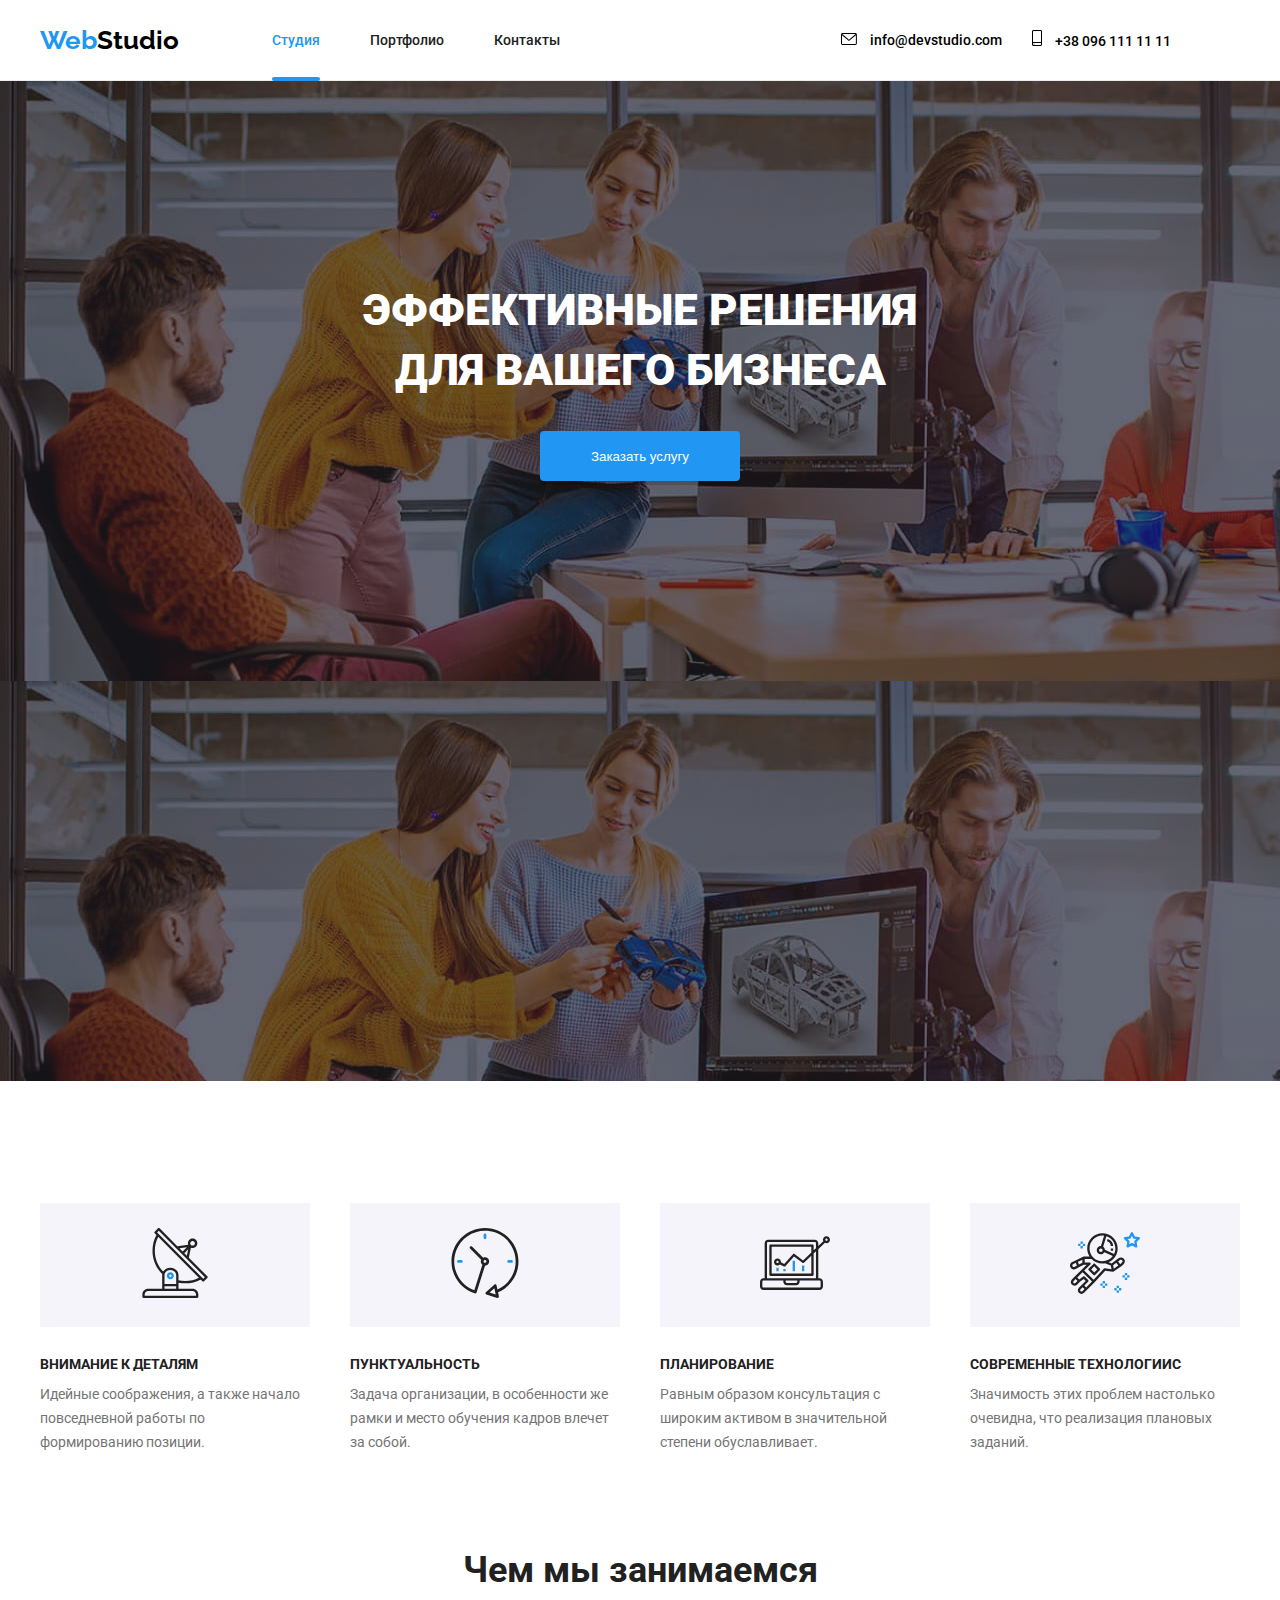
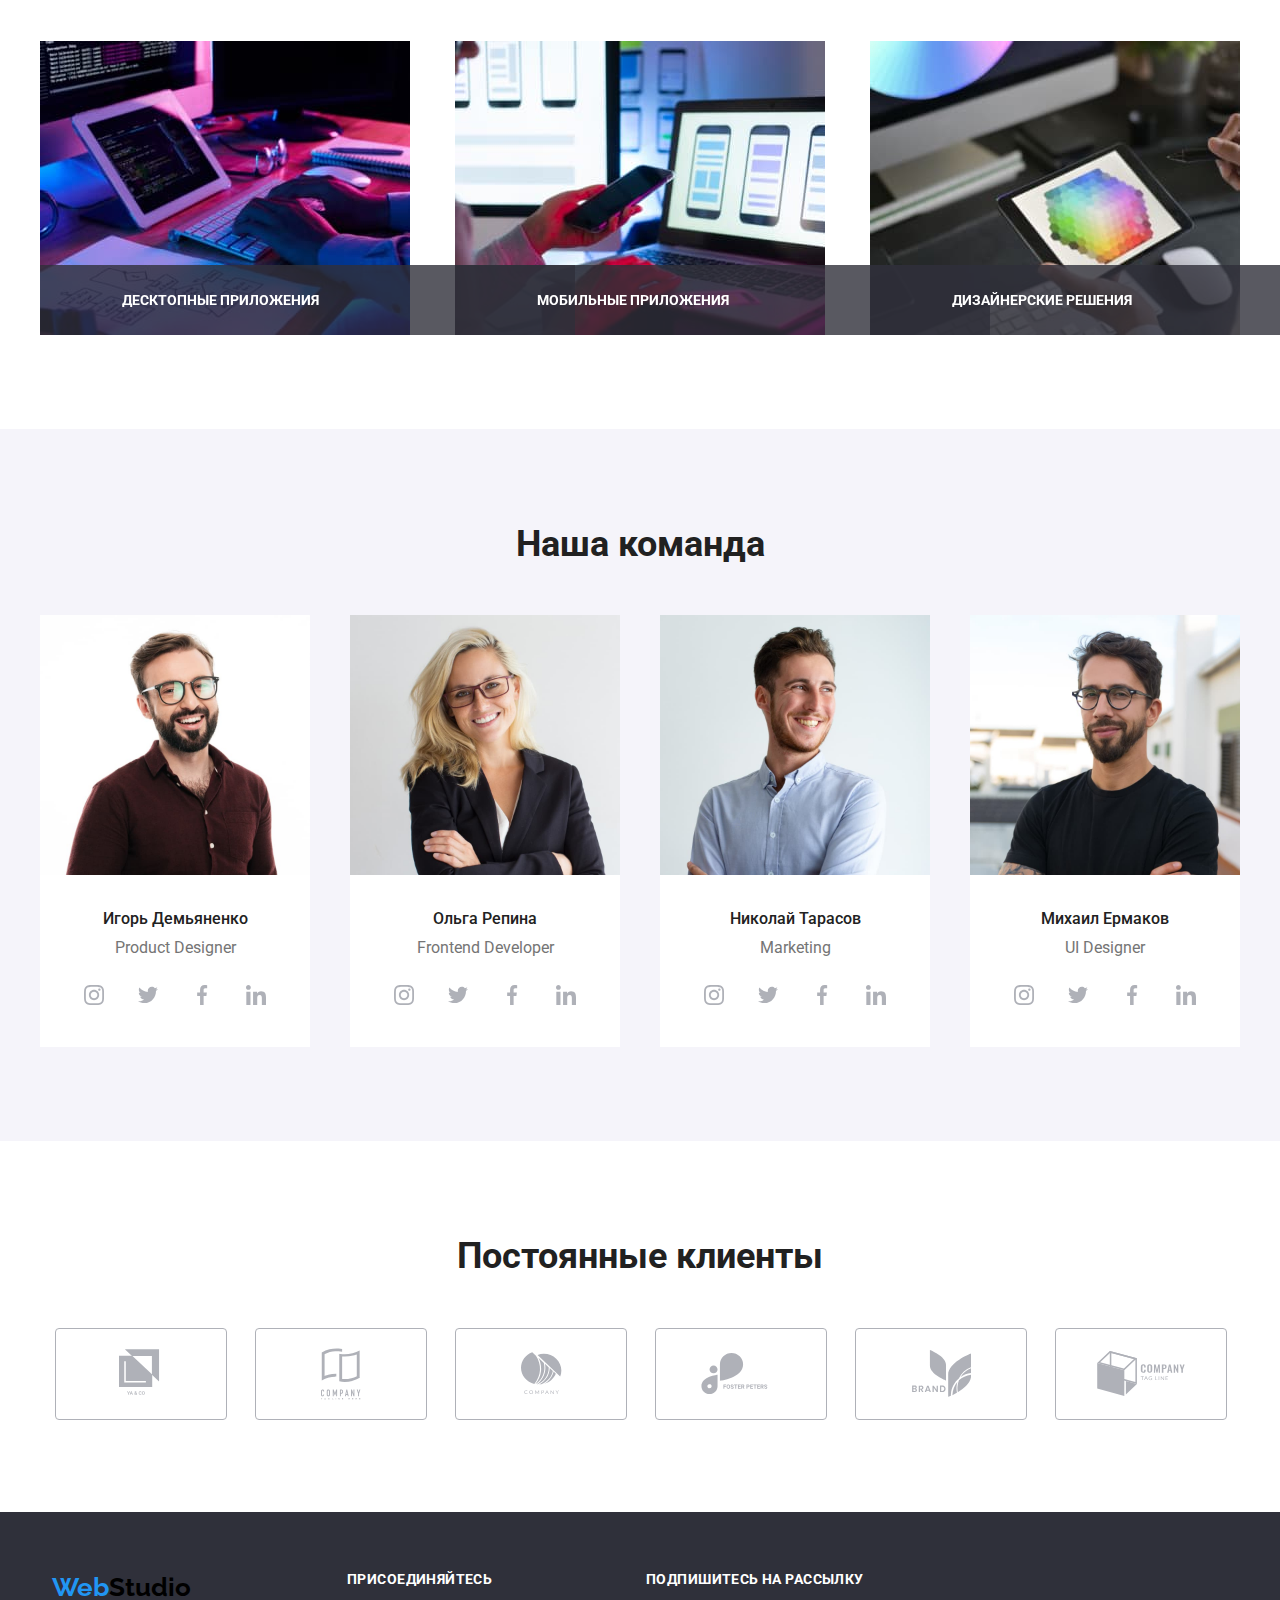
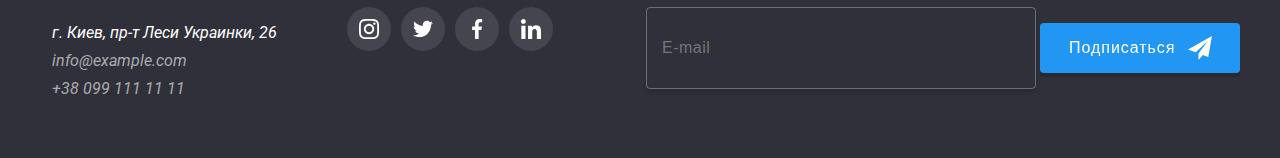
<file: index.html>
<!DOCTYPE html>
<html lang="ru">
<head>
    <meta charset="UTF-8">
    <meta name="viewport" content="width=device-width, initial-scale=1.0">
    <title>Эффективные решения для вашего бизнеса</title>
    <link rel="stylesheet" href="https://cdnjs.cloudflare.com/ajax/libs/modern-normalize/1.0.0/modern-normalize.min.css" integrity="sha512-ISS7cAi1PEhQ8jnbJpJZMd29NlhNj4AWYyLOSp2CE/CsHxTCu+r+t0D2yoJudVrd0/8fTVPUVDzY5Tvli75u/g==" crossorigin="anonymous" />
    <link rel="preconnect" href="https://fonts.gstatic.com">
    <link href="https://fonts.googleapis.com/css2?family=Raleway:wght@700&family=Roboto:wght@400;500;700;900&display=swap" rel="stylesheet">
    <link rel="stylesheet" href="./css/style.css">
</head>
<body>  
    <!-- header -->
    <header class="header">
         <div class="container">
                <nav class="nav">
                    <a class="nav-logo" href="#top">
                        <span class="text-blue">Web</span>Studio</a>
                    <ul class="nav-list">
                        <li class="nav-item">
                            <a class="element-line nav-link active" href="index.html">Студия</a>
                        </li>
                        <li class="nav-item">
                            <a class="nav-link" href="portfolio.html">Портфолио</a>
                        </li>
                        <li class="nav-item">
                            <a class="nav-link" href="#">Контакты</a>
                        </li>
                    </ul>
                    <ul class="contacts-list">
                        <li class="nav-item-grey">
                            <a class="nav-link-grey nav-mail" href="#"> 
                                <svg class="nav-icon-envelope">
                                    <use href="./images/symbol-defs.svg#envelope">
                                    </use>
                                  </svg> 
                                info@devstudio.com
                            </a>
                        </li>
                        <li class="nav-item-grey">
                            <a class="nav-link-grey nav-tel" href="tel:+380961111111">
                                <svg class="nav-icon-smartphone">
                                    <use href="./images/symbol-defs.svg#smartphone">
                                    </use>
                                  </svg> 
                                +38 096 111 11 11</a>
                        </li>
                    </ul>
                </nav>
           </div>     
    </header>
    <main id="top">
        <!-- hero -->
            <section class="hero">
              <div class="container">
                <h1 class="hero-title">Эффективные решения<br> для вашего бизнеса</h1>
                <button class="hero-btn btn" data-modal-open>Заказать услугу</button>
              </div>
              <div class="backdrop is-hidden" data-modal>
                <div class="modal">
                  <button class="close-btn" data-modal-close>
                    <svg class="close-icon">
                      <use href="./images/symbol-defs.svg#close"></use>
                    </svg>
                  </button>
                  <form class="form-modal">
                    <h3 class="hero-modal-title title">Оставьте свои данные, мы вам перезвоним</h3>
                    
                  <label for="name" class="modal-label">
                    <span class="madal-label-text">Имя</span>
                    <input type="text" class="modal-input" name="name" id="name">
                    <svg class="modal-icon">
                      <use href="./images/symbol-defs.svg#person-black"></use>
                    </svg>
              </label>
                
                <label for="tel" class="modal-label">
                  <span class="madal-label-text">Телефон</span>
                  <input type="text" class="modal-input" name="tel" id="tel">
                  <svg class="modal-icon">
                    <use href="./images/symbol-defs.svg#phone-black"></use>
                  </svg>
            </label>
      
              <label for="mail" class="modal-label">
                <span class="madal-label-text">Почта</span>
                <input type="email" class="modal-input" name="mail" id="mail">
                <svg class="modal-icon">
                  <use href="./images/symbol-defs.svg#email-black"></use>
                </svg>
          </label>

            <label for="coment" class="modal-label">
            <span class="madal-label-text">Комментарий</span>
              <textarea  tipe="text" class="modal-input-coment" id="coment" placeholder="Введите текст"></textarea>
          </label>
          
             <div class="checkbox-container">
            <label class="field">
              <input class="checkbox" type="checkbox" name="topic" value="Соглашаюсь с рассылкой и принимаю Условия договора">
              <span class="icon-checkbox"></span>
              <span class="label-text">Соглашаюсь с рассылкой и принимаю <a class="link-contract" href="#"><span class="label-text underline">Условия договора</span></a></span> 
            </label>
            <button class="send-btn" type="submit">Отправить</button>
          </div>
                </form>
                </div>
              </div>
            </section>
            <!-- about -->
        <section class="about">
            <div class="container"> 
            <h2 class="about-title">Наши преимущества</h2>
                <ul class="about-list">
                <li class="about-item">
                    <div class="about-fond-icon">
                    <svg class="about-icon">
                        <use href="./images/symbol-defs.svg#antenna-1">
                        </use>
                      </svg>
                    </div>
                    <h3 class="about-item-title title">ВНИМАНИЕ К ДЕТАЛЯМ</h3>
                    <p class="about-item-text text">Идейные соображения, а также
                        начало повседневной работы по
                        формированию позиции.
                    </p>
                </li>
                <li class="about-item">
                    <div class="about-fond-icon">
                        <svg class="about-icon">
                            <use href="./images/symbol-defs.svg#clock-1" width="70">
                            </use>
                          </svg>
                        </div>
                    <h3 class="about-item-title title">ПУНКТУАЛЬНОСТЬ</h3>
                    <p class="about-item-text text">Задача организации, в особенности
                        же рамки и место обучения кадров
                        влечет за собой.
                    </p>
                </li>
                <li class="about-item">
                    <div class="about-fond-icon">
                        <svg class="about-icon">
                            <use href="./images/symbol-defs.svg#diagram-1" width="70">
                            </use>
                          </svg>
                        </div>
                    <h3 class="about-item-title title">ПЛАНИРОВАНИЕ</h3>
                    <p class="about-item-text text">Равным образом консультация с
                        широким активом в значительной
                        степени обуславливает.</p>
                </li>
                <li class="about-item">
                    <div class="about-fond-icon">
                        <svg class="about-icon">
                            <use href="./images/symbol-defs.svg#astronaut-1" width="70">
                            </use>
                          </svg>
                        </div>
                    <h3 class="about-item-title title">СОВРЕМЕННЫЕ ТЕХНОЛОГИИС</h3>
                    <p class="about-item-text text">Значимость этих проблем настолько
                        очевидна, что реализация плановых
                        заданий.
                    </p>
               </li>
        </ul>
    </div>
        </section>
        <!-- doing -->
        <section class="doing">
            <div class="container">
            <h2 class="doing-title">Чем мы занимаемся</h2>
            <ul class="doing-list">
                <li class="doing-item">
                    <img class="doing-img" src="images/box1.jpg" alt="img" width="370" />
                    <div class="doing-overlay">
                      <p class="doing-overlay-text">Десктопные приложения</p>
                    </div>
                </li>
                <li class="doing-item">
                    <img class="doing-img" src="images/box2.jpg" alt="img" width="370" />
                    <div class="doing-overlay">
                      <p class="doing-overlay-text">Мобильные приложения</p>
                    </div>
                </li>
                <li class="doing-item">
                    <img class="doing-img" src="images/box3.jpg" alt="img" width="370" />
                    <div class="doing-overlay">
                      <p class="doing-overlay-text">Дизайнерские решения</p>
                    </div>
                </li>
            </ul>
          </div>
        </section>
        <!-- team -->
        <section class="team">
            <div class="container">
            <h2 class="team-main-title">Наша команда</h2>
            <ul class="team-list">
                <li class="team-item">
                    <div class="team-container">
                        <img src="images/img1.jpg" alt="img" width="270" />
                        <h3 class="team-title title">Игорь Демьяненко</h3>
                        <p class="team-text text">Product Designer</p>
                        <ul class="social-icons">
                            <li >
                              <a class="link-icon" href="#">
                                <svg class="icon">
                                  <use href="./images/symbol-defs.svg#instagram" width="20">
                                  </use>
                                </svg>
                            </a>
                            </li>
                            <li>
                                <a class="link-icon" href="#">
                                  <svg class="icon">
                                    <use href="./images/symbol-defs.svg#twitter" width="20">
                                    </use>
                                  </svg>
                                </a>
                              </li>
                              <li>
                                <a class="link-icon" href="#">
                                  <svg class="icon">
                                    <use href="./images/symbol-defs.svg#facebook" width="20">
                                    </use>
                                  </svg>
                                </a>
                              </li>
                              <li>
                                <a class="link-icon" href="#">
                                  <svg class="icon">
                                    <use href="./images/symbol-defs.svg#linkedin" width="20">
                                    </use>
                                  </svg>
                                </a>
                              </li>
                        </ul>
                    </div>
                </li>
                <div class="team-container">
                    <li class="team-item">
                        <img src="images/img2.jpg" alt="img" width="270" />
                        <h3 class="team-title title">Ольга Репина</h3>
                        <p class="team-text text">Frontend Developer</p>
                        <ul class="social-icons">
                            <li >
                              <a class="link-icon" href="#">
                                <svg class="icon">
                                  <use href="./images/symbol-defs.svg#instagram" width="20">
                                  </use>
                                </svg>
                            </a>
                            </li>
                            <li>
                                <a class="link-icon" href="#">
                                  <svg class="icon">
                                    <use href="./images/symbol-defs.svg#twitter" width="20">
                                    </use>
                                  </svg>
                                </a>
                              </li>
                              <li>
                                <a class="link-icon" href="#">
                                  <svg class="icon">
                                    <use href="./images/symbol-defs.svg#facebook" width="20">
                                    </use>
                                  </svg>
                                </a>
                              </li>
                              <li>
                                <a class="link-icon" href="#">
                                  <svg class="icon">
                                    <use href="./images/symbol-defs.svg#linkedin" width="20">
                                    </use>
                                  </svg>
                                </a>
                              </li>
                        </ul>
                    </li>
                </div>
                <div class="team-container">
                    <li class="team-item">
                        <img src="images/img3.jpg" alt="img" width="270" />
                        <h3 class="team-title title">Николай Тарасов</h3>
                        <p class="team-text text">Marketing</p>
                        <ul class="social-icons">
                            <li >
                              <a class="link-icon" href="#">
                                <svg class="icon">
                                  <use href="./images/symbol-defs.svg#instagram" width="20">
                                  </use>
                                </svg>
                            </a>
                            </li>
                            <li>
                                <a class="link-icon" href="#">
                                  <svg class="icon">
                                    <use href="./images/symbol-defs.svg#twitter" width="20">
                                    </use>
                                  </svg>
                                </a>
                              </li>
                              <li>
                                <a class="link-icon" href="#">
                                  <svg class="icon">
                                    <use href="./images/symbol-defs.svg#facebook" width="20">
                                    </use>
                                  </svg>
                                </a>
                              </li>
                              <li>
                                <a class="link-icon" href="#">
                                  <svg class="icon">
                                    <use href="./images/symbol-defs.svg#linkedin" width="20">
                                    </use>
                                  </svg>
                                </a>
                              </li>
                        </ul>
                    </li>
                </div>
                <div class="team-container">
                    <li class="team-item">
                        <img src="images/img4.jpg" alt="img" width="270" />
                        <h3 class="team-title title">Михаил Ермаков</h3>
                        <p class="team-text text">UI Designer</p>
                        <ul class="social-icons">
                            <li >
                              <a class="link-icon" href="#">
                                <svg class="icon">
                                  <use href="./images/symbol-defs.svg#instagram" width="20">
                                  </use>
                                </svg>
                            </a>
                            </li>
                            <li>
                                <a class="link-icon" href="#">
                                  <svg class="icon">
                                    <use href="./images/symbol-defs.svg#twitter" width="20">
                                    </use>
                                  </svg>
                                </a>
                              </li>
                              <li>
                                <a class="link-icon" href="#">
                                  <svg class="icon">
                                    <use href="./images/symbol-defs.svg#facebook" width="20">
                                    </use>
                                  </svg>
                                </a>
                              </li>
                              <li>
                                <a class="link-icon" href="#">
                                  <svg class="icon">
                                    <use href="./images/symbol-defs.svg#linkedin" width="20">
                                    </use>
                                  </svg>
                                </a>
                              </li>
                        </ul>
                    </li>
                </div>
            </ul>
         </div>
        </section>
        <!-- Regular customers -->
        <section class="customers">
             <div class="container">
                    <h2 class="customers-main-title">Постоянные клиенты</h2>
                     <ul class="customers-list">
                         <li class="customers-item">
                              <a class="customers-link" href="#">
                                <svg class="customers-icon logo-1">
                                  <use href="./images/symbol-defs.svg#logo-1">
                                  </use>
                                </svg>
                              </a>
                         </li>
                         <li class="customers-item">
                            <a class="customers-link" href="#">
                              <svg class="customers-icon logo-2">
                                <use href="./images/symbol-defs.svg#logo-2">
                                </use>
                              </svg>
                            </a>
                       </li>
                       <li class="customers-item">
                        <a class="customers-link" href="#">
                          <svg class="customers-icon logo-3">
                            <use href="./images/symbol-defs.svg#logo-3">
                            </use>
                          </svg>
                        </a>
                   </li>
                   <li class="customers-item">
                    <a class="customers-link" href="#">
                      <svg class="customers-icon logo-4">
                        <use href="./images/symbol-defs.svg#logo-4">
                        </use>
                      </svg>
                    </a>
               </li>
               <li class="customers-item">
                <a class="customers-link" href="#">
                  <svg class="customers-icon logo-5">
                    <use href="./images/symbol-defs.svg#logo-5">
                    </use>
                  </svg>
                </a>
           </li>
           <li class="customers-item">
            <a class="customers-link" href="#">
              <svg class="customers-icon logo-6">
                <use href="./images/symbol-defs.svg#logo-6">
                </use>
              </svg>
            </a>
       </li>
                     </ul>
            </div>
       </section>
    </main>
    <!-- footer -->
    <footer class="footer">
        <div class="container">
            <ul class="footer-list">
                <li>
        <a class="nav-logo" href="#top">
            <span class="text-blue">Web</span>Studio</a>  
        <address class="address">
            <p class="footer-address">г. Киев, пр-т Леси Украинки, 26</p>
            <a class="footer-mail" href="mailto:info@example.com">info@example.com</a>
            <a class="footer-tel" href="tel:+380991111111">+38 099 111 11 11</a>
          </address>
        </li>
        <li class="footer-action" >
          <h3 class="footer-action-title">присоединяйтесь</h3>
          <ul class="social-icons">
            <li >
              <a class="footer-link-icon" href="#">
                <svg class="footer-icon">
                  <use href="./images/symbol-defs.svg#instagram" width="20">
                  </use>
                </svg>
            </a>
            </li>
            <li >
                <a class="footer-link-icon" href="#">
                  <svg class="footer-icon">
                    <use href="./images/symbol-defs.svg#twitter" width="20">
                    </use>
                  </svg>
              </a>
              </li>
              <li >
                <a class="footer-link-icon" href="#">
                  <svg class="footer-icon">
                    <use href="./images/symbol-defs.svg#facebook" width="20">
                    </use>
                  </svg>
              </a>
              </li>
              <li >
                <a class="footer-link-icon" href="#">
                  <svg class="footer-icon">
                    <use href="./images/symbol-defs.svg#linkedin" width="20">
                    </use>
                  </svg>
              </a>
              </li>
         </ul>
        </li>
        <li class="footer-form-item">
          <form class="footer-form">
            <label class="footer-form-title" for="mail">Подпишитесь на рассылку </label>
            <div class="footer-form-mail">
            <input class="mail footer-input" type="email" name="mail" id="mail" placeholder="E-mail" />
            <button class="footer-btn" type="submit">Подписаться
              <svg class="footer-icon-end">
                <use href="./images/symbol-defs.svg#icon--end" width="24">
                </use>
              </svg>
            </button>
          </div>
          </form>
        </li>
        </ul>
        </div>
    </footer>
    <script src="./js/modal.js"></script>
</body>
</html>
</file>
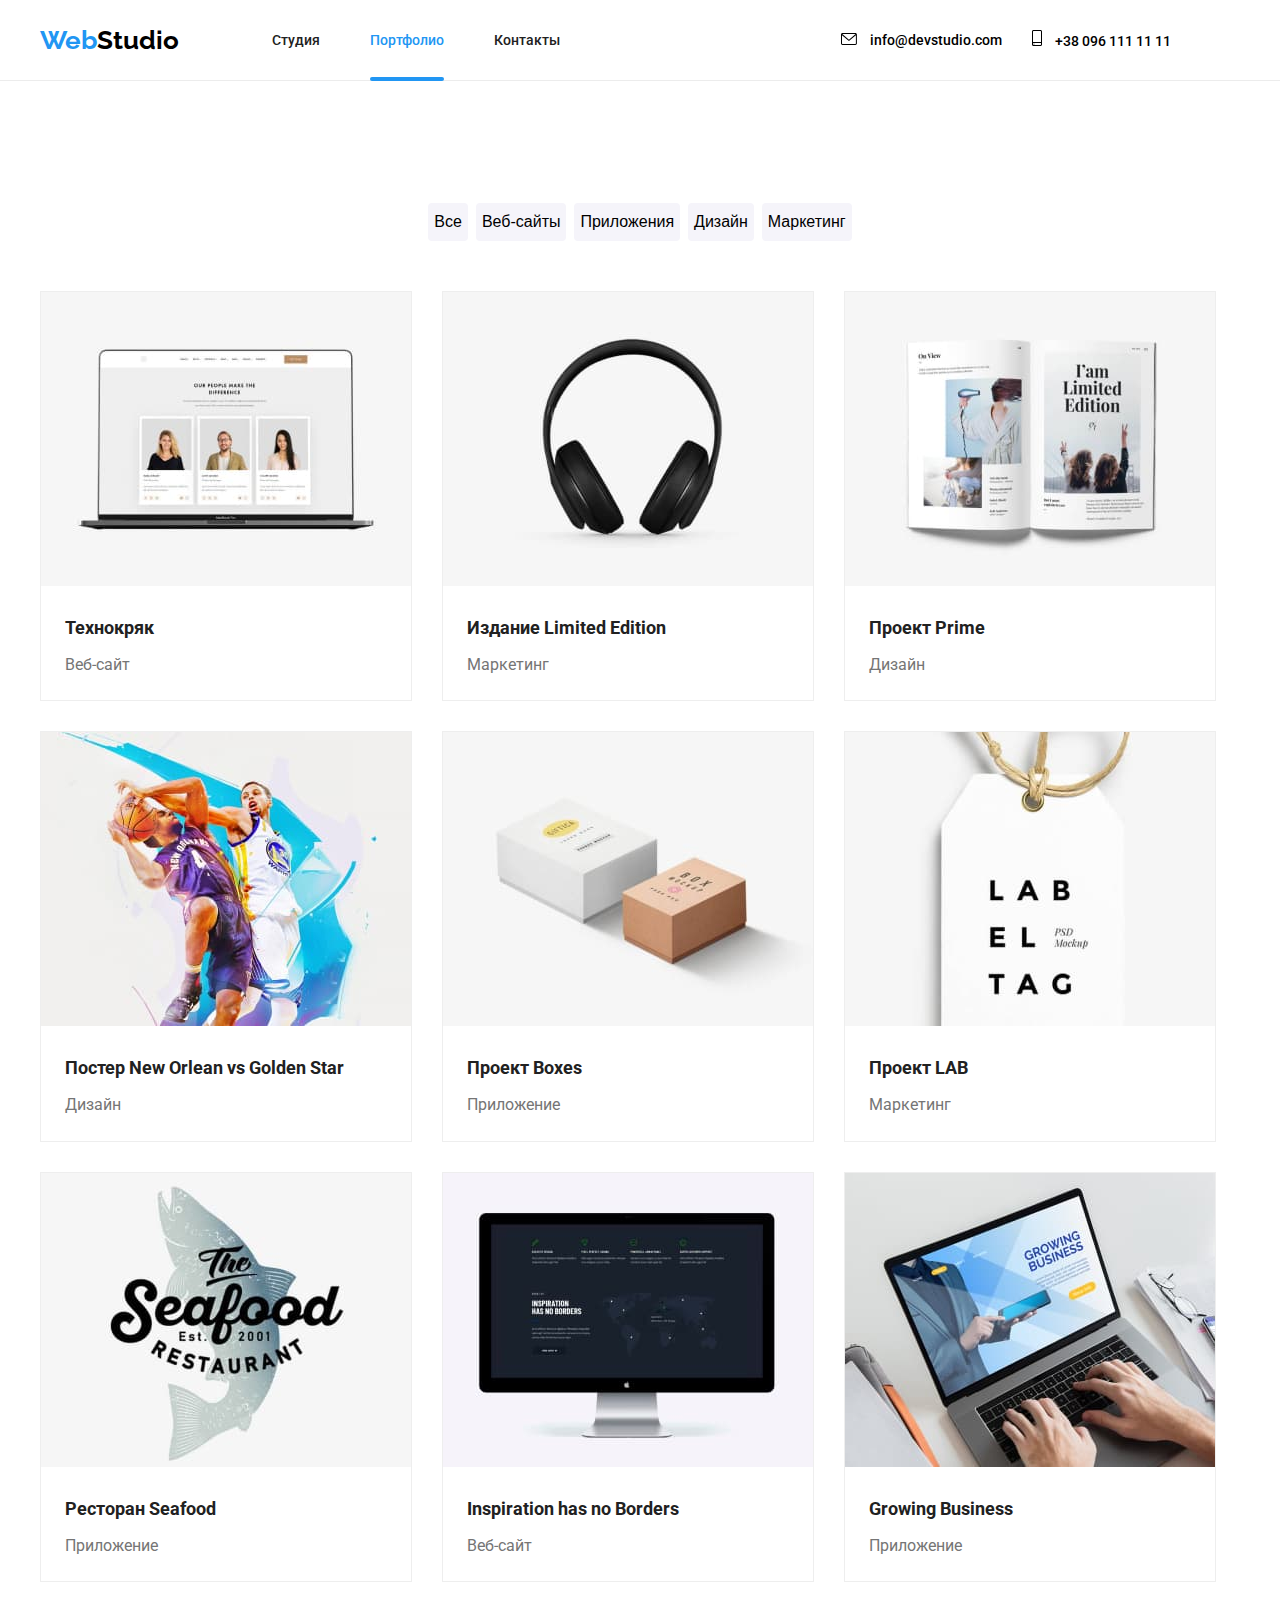
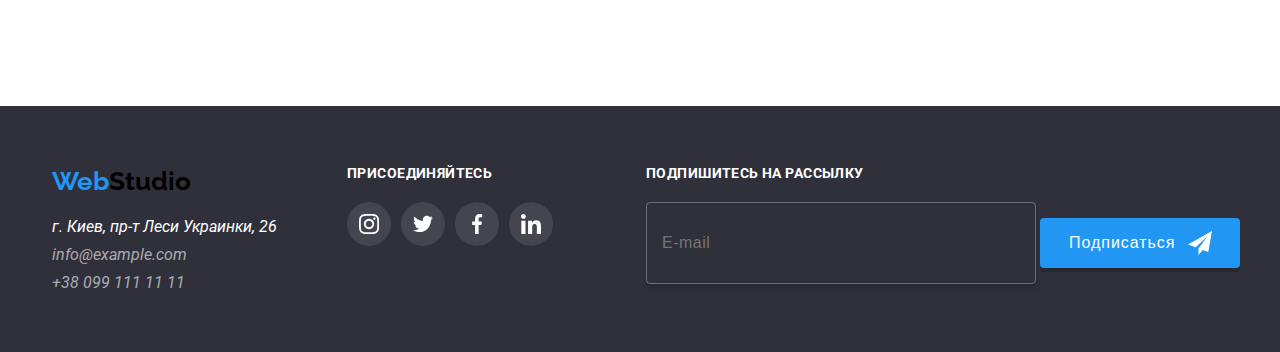
<file: portfolio.html>
<!DOCTYPE html>
<html lang="en">
    <head>
        <meta charset="UTF-8">
        <meta name="viewport" content="width=device-width, initial-scale=1.0">
        <title>Эффективные решения для вашего бизнеса</title>
        <link rel="stylesheet" href="https://cdnjs.cloudflare.com/ajax/libs/modern-normalize/1.0.0/modern-normalize.min.css" integrity="sha512-ISS7cAi1PEhQ8jnbJpJZMd29NlhNj4AWYyLOSp2CE/CsHxTCu+r+t0D2yoJudVrd0/8fTVPUVDzY5Tvli75u/g==" crossorigin="anonymous" />
        <link rel="preconnect" href="https://fonts.gstatic.com">
        <link href="https://fonts.googleapis.com/css2?family=Raleway:wght@700&family=Roboto:wght@400;500;700;900&display=swap" rel="stylesheet">
        <link rel="stylesheet" href="./css/style.css">
    </head>
<body>
    <!-- header -->
    <header class="header">
        <div class="container">
               <nav class="nav">
                   <a class="nav-logo" href="#top">
                       <span class="text-blue">Web</span>Studio</a>
                   <ul class="nav-list">
                       <li class="nav-item">
                           <a class="nav-link" href="index.html">Студия</a>
                       </li>
                       <li class="nav-item">
                           <a class="element-line nav-link active" href="portfolio.html">Портфолио</a>
                       </li>
                       <li class="nav-item">
                           <a class="nav-link" href="#">Контакты</a>
                       </li>
                   </ul>
                   <ul class="contacts-list">
                       <li class="nav-item-grey">
                           <a class="nav-link-grey" href="#">
                            <svg class="nav-icon-envelope">
                                <use href="./images/symbol-defs.svg#envelope">
                                </use>
                              </svg>
                               info@devstudio.com</a>
                       </li>
                       <li class="nav-item-grey">
                           <a class="nav-link-grey" href="tel:+380961111111">
                            <svg class="nav-icon-smartphone">
                                <use href="./images/symbol-defs.svg#smartphone">
                                </use>
                              </svg> 
                               +38 096 111 11 11</a>
                       </li>
                   </ul>
               </nav>
          </div>     
   </header>
    <main id="top">
        <!-- portfolio -->
        <section class="portfolio">
            <div class="container">
            <h2 class="portfolio-main-title">Наши работы</h2>
            <ul class="portfolio-list-btn">
                <li class="portfolio-item-btn"><button class="portfolio-btn">Все</button></li>
                <li class="portfolio-item-btn"><button class="portfolio-btn">Веб-сайты</button></li>
                <li class="portfolio-item-btn"><button class="portfolio-btn">Приложения</button></li>
                <li class="portfolio-item-btn"><button class="portfolio-btn">Дизайн</button></li>
                <li class="portfolio-item-btn"><button class="portfolio-btn">Маркетинг</button></li>
            </ul>
            <ul class="portfolio-list">
                <li class="portfolio-item">
                    <a class="portfolio-link" href="#">
                    <img class="portfolio-img" src="images/img5.jpg" alt="img" width="370" />
                    <div class="portfolio-overlay">
                        <p class="portfolio-overlay-text">Технокряк это современная площадка распространения коронавируса. Компании используют эту платформу для цифрового шпионажа и атак на защищённые сервера конкурентов.</p>
                    </div>
                    <h3 class="portfolio-title title">Технокряк</h3>
                    <p class="portfolio-text text">Веб-сайт</p>
                </a>
                </li>
                <li class="portfolio-item">
                    <a class="portfolio-link" href="#">
                    <img class="portfolio-img" src="images/img6.jpg" alt="img" width="370" />
                    <div class="portfolio-overlay">
                        <p  class="portfolio-overlay-text">Технокряк это современная площадка распространения коронавируса. Компании используют эту платформу для цифрового шпионажа и атак на защищённые сервера конкурентов.</p>
                    </div>
                    <h3 class="portfolio-title title">Издание Limited Edition</h3>
                    <p class="portfolio-text text">Маркетинг</p>
                </a>
                </li>
                <li class="portfolio-item">
                    <a class="portfolio-link" href="#">
                    <img class="portfolio-img" src="images/img7.jpg" alt="img" width="370" />
                    <div class="portfolio-overlay">
                        <p  class="portfolio-overlay-text">Технокряк это современная площадка распространения коронавируса. Компании используют эту платформу для цифрового шпионажа и атак на защищённые сервера конкурентов.</p>
                    </div>
                    <h3 class="portfolio-title title">Проект Prime</h3>
                    <p class="portfolio-text text">Дизайн</p>
                </a>
                </li>
                <li class="portfolio-item">
                    <a class="portfolio-link" href="#">
                    <img class="portfolio-img" src="images/img8.jpg" alt="img" width="370" />
                    <div class="portfolio-overlay">
                        <p  class="portfolio-overlay-text">Технокряк это современная площадка распространения коронавируса. Компании используют эту платформу для цифрового шпионажа и атак на защищённые сервера конкурентов.</p>
                    </div>
                    <h3 class="portfolio-title title">Постер New Orlean vs Golden Star</h3>
                    <p class="portfolio-text text">Дизайн</p>
                </a>
                </li>
                <li class="portfolio-item">
                    <a class="portfolio-link" href="#">
                    <img class="portfolio-img" src="images/img9.jpg" alt="img" width="370" />
                    <div class="portfolio-overlay">
                        <p  class="portfolio-overlay-text">Технокряк это современная площадка распространения коронавируса. Компании используют эту платформу для цифрового шпионажа и атак на защищённые сервера конкурентов.</p>
                    </div>
                    <h3 class="portfolio-title title">Проект Boxes</h3>
                    <p class="portfolio-text text">Приложение</p>
                </a>
                </li>
                <li class="portfolio-item">
                    <a class="portfolio-link" href="#">
                    <img class="portfolio-img" src="images/img10.jpg" alt="img" width="370" />
                    <div class="portfolio-overlay">
                        <p  class="portfolio-overlay-text">Технокряк это современная площадка распространения коронавируса. Компании используют эту платформу для цифрового шпионажа и атак на защищённые сервера конкурентов.</p>
                    </div>
                    <h3 class="portfolio-title title">Проект LAB</h3>
                    <p class="portfolio-text text">Маркетинг</p>
                </a>
                </li>
                <li class="portfolio-item">
                    <a class="portfolio-link" href="#">
                    <img class="portfolio-img" src="images/img11.jpg" alt="img" width="370" />
                    <div class="portfolio-overlay">
                        <p  class="portfolio-overlay-text">Технокряк это современная площадка распространения коронавируса. Компании используют эту платформу для цифрового шпионажа и атак на защищённые сервера конкурентов.</p>
                    </div>
                    <h3 class="portfolio-title title">Ресторан Seafood</h3>
                    <p class="portfolio-text text">Приложение</p>
                </a>
                </li>
                <li class="portfolio-item">
                    <a class="portfolio-link" href="#">
                    <img class="portfolio-img" src="images/img12.jpg" alt="img" width="370" />
                    <div class="portfolio-overlay">
                        <p  class="portfolio-overlay-text">Технокряк это современная площадка распространения коронавируса. Компании используют эту платформу для цифрового шпионажа и атак на защищённые сервера конкурентов.</p>
                    </div>
                    <h3 class="portfolio-title title">Inspiration has no Borders</h3>
                    <p class="portfolio-text text">Веб-сайт</p>
                </a>
                </li>
                <li class="portfolio-item">
                    <a class="portfolio-link" href="#">
                    <img class="portfolio-img" src="images/img13.jpg" alt="img" width="370" />
                    <div class="portfolio-overlay">
                        <p  class="portfolio-overlay-text">Технокряк это современная площадка распространения коронавируса. Компании используют эту платформу для цифрового шпионажа и атак на защищённые сервера конкурентов.</p>
                    </div>
                    <h3 class="portfolio-title title">Growing Business</h3>
                    <p class="portfolio-text text">Приложение</p>
                </a>
                </li>
            </ul>
        </div>
        </section>
    </main>
    <!-- footer -->
    <footer class="footer">
        <div class="container">
            <ul class="footer-list">
                <li>
        <a class="nav-logo" href="#top">
            <span class="text-blue">Web</span>Studio</a>  
        <address class="address">
            <p class="footer-address">г. Киев, пр-т Леси Украинки, 26</p>
            <a class="footer-mail" href="mailto:info@example.com">info@example.com</a>
            <a class="footer-tel" href="tel:+380991111111">+38 099 111 11 11</a>
          </address>
        </li>
        <li class="footer-action" >
          <h3 class="footer-action-title">присоединяйтесь</h3>
          <ul class="social-icons">
            <li >
              <a class="footer-link-icon" href="#">
                <svg class="footer-icon">
                  <use href="./images/symbol-defs.svg#instagram" width="20">
                  </use>
                </svg>
            </a>
            </li>
            <li >
                <a class="footer-link-icon" href="#">
                  <svg class="footer-icon">
                    <use href="./images/symbol-defs.svg#twitter" width="20">
                    </use>
                  </svg>
              </a>
              </li>
              <li >
                <a class="footer-link-icon" href="#">
                  <svg class="footer-icon">
                    <use href="./images/symbol-defs.svg#facebook" width="20">
                    </use>
                  </svg>
              </a>
              </li>
              <li >
                <a class="footer-link-icon" href="#">
                  <svg class="footer-icon">
                    <use href="./images/symbol-defs.svg#linkedin" width="20">
                    </use>
                  </svg>
              </a>
              </li>
         </ul>
        </li>
        <li class="footer-form-item">
          <form class="footer-form">
            <label class="footer-form-title" for="mail">Подпишитесь на рассылку </label>
            <div class="footer-form-mail">
            <input class="mail footer-input" type="email" name="mail" id="mail" placeholder="E-mail" />
            <button class="footer-btn" type="submit">Подписаться
              <svg class="footer-icon-end">
                <use href="./images/symbol-defs.svg#icon--end" width="24">
                </use>
              </svg>
            </button>
          </div>
          </form>
        </li>
        </ul>
        </div>
    </footer>
</body>
</html>
</file>
<file: css/style.css>
:root{
  --white-text: rgba(255,255,255,1);
  --white-text-op06: rgba(255,255,255,0.6);

  --black-logo: rgba(0,0,0,1);
  --black-text: rgba(33,33,33,1);
  
  --decoration-color: rgba(33,150,243,1);

  --grey-text: rgba(117,117,117,1);

  --main-bg-color: rgba(47, 48, 58, 1);
  --icons-color: rgba(175, 177, 184, 1);
}

body {
  font-family: 'Roboto', sans-serif;
  font-style: normal;
  margin: 0;
}

.container {
  width: 1200px;
  margin: 0 auto;
  padding-left: 15px;
  padding-right: 15px;
}

ul {
  list-style: none;
  padding: 0;
  margin: 0;
}

a {
  text-decoration: none;
}

p, h1, h2, h3 {
  margin: 0;
}

.btn {
  display: flex;
  justify-content: center;
  align-items: center;
  width: 200px;
  height: 50px;
  font-style: 700;
  line-height: 1.88;
  text-decoration: none;
  color: var(--main-title-color);
  background: var(--decoration-color);
  box-shadow: 0px 4px rgba(0, 0, 0, 0.15);
  border-radius: 4px;
  border: none;
}


.title {
  color: var(--black-text);
  font-weight: 700;
  font-size: 14px;
  line-height: 1.14;
}

.text {
  color: var(--grey-text);
  font-weight: 400;
  font-size: 14px;
  line-height: 1.71;
}

/* header  */
.header {
  background-color: #fff;
  min-height: 80px;
  border-bottom: 1px solid #ECECEC;
}

.nav-logo {
  color: var(--black-logo);
  font-family: 'Raleway', sans-serif;
  font-weight: 700;
  font-size: 26px;
  line-height: 1.2;
}

.text-blue {
  color: var(--decoration-color);
}

.nav,
.nav-list,
.contacts-list {
  display: flex;
  align-items: center;
}

.nav-list{
  margin-left: 43px;
}

.nav-link {
  color: var(--black-text);
  font-weight: 500;
  font-size: 14px;
  line-height: 1.17;
  display: inline-block;
  margin-left: 50px;
  transition: color 250ms cubic-bezier(0.4, 0, 0.2, 1);
  padding-top: 32px;
  padding-bottom: 32px;
}

.nav-link.active {
  color: var(--decoration-color);
  position: relative;
} 

.contacts-list{
  margin-left: 281px;
}

.nav-link-grey {
  color: var(--gray-text);
  font-weight: 500;
  font-size: 14px;
  line-height: 1.17;
  display: inline-block;
  transition: color 250ms cubic-bezier(0.4, 0, 0.2, 1);
  padding-top: 24px;
  padding-bottom: 25px;
}

.nav-link:hover,
.nav-link:focus,
.nav-link-grey:hover,
.nav-link-grey:focus {
  color: var(--decoration-color);
}
 
.nav-icon-envelope {
  width: 16px;
  height: 12px;
  margin-right: 10px;
  fill: currentColor;
}

.nav-icon-smartphone {
  width: 10px;
  height: 16px;
  margin-right: 10px;
  margin-left: 30px;
  fill: currentColor;
}

.element-line::after {
  position: absolute;
  bottom: -1px;
  right: 0;
  content: '';
  display: block;
  background: var(--decoration-color);
  height: 4px;
  width: 100%;
  border-radius: 2px;
}

/* hero  */
.hero {
  color: var(--white-text);
  height: 600px;
  padding-top: 200px;
  padding-bottom: 200px;
  text-align: center;
  background-color: var(--main-bg-color);
  background-image: linear-gradient( 
    to right, 
  rgba(47, 48, 58, 0.4),
  rgba(47, 48, 58, 0.4)
  ),
    url("../images/Img-main.jpg");
}

.hero-title {
  font-weight: 900;
  font-size: 44px;
  line-height: 1.36;
  width: 696px;
  margin: 0 auto 30px auto;
  text-transform: uppercase;
}

.hero-btn {
  margin: 0 auto;
  cursor: pointer;
}

.backdrop {
  position: fixed;
  top: 0;
  left: 0;
  width: 100%;
  height: 100%;
  background-color: rgba(0, 0, 0, 0.5);
  opacity: 1;
  transition: opacity 250ms cubic-bezier(0.4, 0, 0.2, 1);
}

.backdrop.is-hidden {
  opacity: 0;
  pointer-events: none;
}

.backdrop.is-hidden .modal {
  transform: translate(-50%, -50%) scale(0.9);
}

.modal {
  position: absolute;
  top: 50%;
  left: 50%;
  transform: translate(-50%, -50%) scale(1);

  min-height: 581px;
  min-width: 528px;

  background-color: #fff;
  transition: transform 250ms cubic-bezier(0.4, 0, 0.2, 1);
}

.close-btn {
  margin: 8px auto auto 490px;
  cursor: pointer;
  width: 30px;
  height: 30px;
  border: 1px solid rgba(0, 0, 0, 0.1);
  border-radius: 50%;
  box-shadow: 0px 4px 4px 0px rgba(0, 0, 0, 0.25);
}

.close-icon {
  width: 18px;
  height: 18px;
  fill: currentColor;
  transition: fill 250ms cubic-bezier(0.4, 0, 0.2, 1);
}

.close-icon:hover{
  fill: var(--decoration-color);
}

.hero-modal-title {
  font-weight: 700;
  font-size: 20px;
  line-height: 1.15;
  text-align: center;
  letter-spacing: 0.03em;
  margin-bottom: 12px;
}

.form-modal {
  margin: 2px 40px 40px 40px;
}

.modal-input {
  margin: 0;
  width: 448px;
  height: 40px;
  padding-left: 42px;
  border: 1px solid rgba(33, 33, 33, 0.2);
  border-radius: 4px;
  font: inherit;
}


.modal-label {
  position: relative;
  display: block;
  text-align: left;
  margin-top: 10px;
  color: var(--grey-text);
  transition: border 250ms cubic-bezier(0.4, 0, 0.2, 1), fill 250ms cubic-bezier(0.4, 0, 0.2, 1);
}

.madal-label-text {
  display: block;
  margin-bottom: 4px;
}

.modal-icon {
  position: absolute;
  top: 50%;
  left: 12px;
  width: 18px;
  height: 18px;
}

.modal-label:hover > .modal-icon {
  fill: var(--decoration-color); 
}

.modal-label:hover > .modal-input {
  border-color: var(--decoration-color);
  cursor: pointer;
}

.modal-input-coment {
  margin: 0;
  width: 448px;
  height: 120px;
  padding: 12px 16px 12px 16px;
  border: 1px solid rgba(33, 33, 33, 0.2);
  border-radius: 4px;
  font: inherit;
  transition: border 250ms cubic-bezier(0.4, 0, 0.2, 1);
}

.modal-input-coment:hover {
  border-color: var(--decoration-color);
  cursor: pointer;
} 

.modal-input-coment::placeholder {
  color: rgba(117, 117, 117, 0.5);
}

.checkbox-container {
  margin-top: 20px;
}

.field {
  display: flex;
  align-items: center;
}

.checkbox {
  position: absolute;
  width: 1px;
  height: 1px;
  margin: -1px;
  border: 0;
  padding: 0;
  clip: rect(0 0 0 0);
  overflow: hidden;
}

.icon-checkbox {
  display: inline-block;
  width: 16px;
  height: 15px;
  margin-right: 5px;
  border: 2px solid #2a2a2a;
  border-radius: 4px;
  transition: transform 250ms linear;
  margin-bottom: 30px;
}

.checkbox:checked + .icon-checkbox {
  transform: scale(1.2);
  border-color: var(--decoration-color);
  background-image: url('../images/icon-check.svg');
  background-size: contain;
  background-origin: border-box;
}

.label-text {
  transition: transform 250ms linear;
  color: rgba(117, 117, 117, 1);
  font-style: 400;
  font-size: 14px;
  line-height: 1.714;
  letter-spacing: 0.03em;
  margin-bottom: 30px;
}

.label-text .underline {
  text-decoration: underline;
  color: var(--decoration-color);
}

.send-btn {
  width: 200px;
  height: 50px;
  font-style: 700;
  font-size: 16px;
  line-height: 1.88;
  text-decoration: none;
  color: var(--main-title-color);
  background: var(--decoration-color);
  box-shadow: 0px 4px rgba(0, 0, 0, 0.15);
  border-radius: 4px;
  border: none;
  cursor: pointer;
}

/* about */
.about {
  padding-top: 94px;
  padding-bottom: 94px;
}

.about-title {
  visibility: hidden;
}

.about-item-title {
  margin-bottom: 10px;
  margin-top: 30px;
}

.about-item:not(:last-child) {
  margin-right: 30px;
}

.about-list{
  display: flex;
  justify-content: space-between;
}

.about-item-text {
  text-align: left;
  width: 270px;
}

.about-fond-icon {
  background-color: rgba(245, 244, 250, 1);
}

.about-icon {
  width: 70px;
  height: 70px;
  margin: 25px 100px 25px 100px;
}

/* doing */
.doing {
  padding-bottom: 94px;
}

.doing-title{
  color: var(--black-text);
  font-weight: 700;
  font-size: 36px;
  line-height: 1.17;
  text-align: center;
  margin-top: 0;
  margin-bottom: 50px;
}

.doing-overlay-text {
  color: var(--white-text);
  font-weight: 700;
  font-size: 14px;
  line-height: 1,14;
  text-transform: uppercase;
}

.doing-img {
  position: relative;
  z-index: 1;
  object-fit: cover;
  display: block;
  width: 100%;
  height: 100%;
}

.doing-item {
  position: relative;
}

.doing-list {
  display: flex;
  justify-content: space-between;
}

.doing-overlay {
  position: absolute;
  left: 0;
  right: 0;
  bottom: 0;
  padding: 27px 83px 27px 82px;
  align-items: center;
  z-index: 2;
  width: 370px;
  background-color: rgba(47, 48, 58, 0.8);
}

/* team */
.team {
  background-color: rgba(245,244,250,1);
  padding-bottom: 94px;
  padding-top: 94px;
}

.team-container {
  background: var(--white-text)
}

.team-list{
  display: flex;
  flex-wrap: wrap;
  justify-content: space-between;
}

.team-main-title {
  color: var(--black-text);
  font-weight: 700;
  font-size: 36px;
  line-height: 1.17;
  text-align: center;
  margin-bottom: 50px;
}

.team-title {
  font-weight: 500;
  font-size: 16px;
  line-height: 1.19;
  text-align: center;
  margin-top: 30px;
}

.team-text {
  font-weight: 400;
  font-size: 16px;
  line-height: 1.19;
  text-align: center;
  margin-bottom: 16px;
  margin-top: 10px;
}

.social-icons {
  display: flex;
  justify-content: center;
  padding: 0;
  margin: 0;
  list-style: none;
}

.social-icons li {
  width: 44px;
  height: 44px;
  margin-bottom: 30px;
  border-radius: 50%;
}

.social-icons li:not(:last-child) {
  margin-right: 10px;
}

.link-icon, .icon {
  display: flex;
  justify-content: center;
  align-items: center;
  width: inherit;
  height: inherit;
}

.link-icon {
  border-radius: 50%;
  background-color: #fff;
  transition: background-color 250ms cubic-bezier(0.4, 0, 0.2, 1);
}

.icon {
  fill: var(--icons-color);
  padding: 12px;
  transition: fill 250ms cubic-bezier(0.4, 0, 0.2, 1);
}

.link-icon:hover {
  background-color: var(--decoration-color);
}

.icon:hover {
  fill: #fff;
}

/* Regular customers */
.customers {
  padding-top: 94px;
  padding-bottom: 94px;
}

.customers-list{
  display: flex;
  justify-content: center;
  padding: 0;
  margin: 0;
  list-style: none;
}

.customers-main-title {
  color: var(--black-text);
  font-weight: 700;
  font-size: 36px;
  line-height: 1.17;
  text-align: center;
  margin-bottom: 50px;
}

.customers-item {
  width: 170px;
  height: 90px;
}

.customers-item:not(:last-child) {
  margin-right: 30px;
}

.customers-link, .customers-icon {
  display: flex;
  justify-content: center;
  align-items: center;
  width: inherit;
  height: inherit;
}

.customers-link {
  border: 1px solid #AFB1B8;
  border-radius: 4px;
  color: #AFB1B8;
  transition: color 250ms cubic-bezier(0.4, 0, 0.2, 1), border 250ms cubic-bezier(0.4, 0, 0.2, 1);
}

.customers-icon {
  text-align: center;
  fill: currentColor;
}

.customer-icon, .logo-1 {
  width: 44.27px;
  height: 49.23px;
}

.customer-icon, .logo-2 {
  width: 40px;
  height: 52px;
}

.customer-icon, .logo-3 {
  width: 41px;
  height: 42.6px;
}

.customer-icon, .logo-4 {
  width: 79.66px;
  height: 42.02px;
}

.customer-icon, .logo-5 {
  width: 59px;
  height: 47px;
}

.customer-icon, .logo-6 {
  width: 88.48px;
  height: 45.44px;
}

.customers-link:hover {
  border: 1px solid var(--decoration-color);
  color: var(--decoration-color);
}

/* footer */
.footer {
  background-color: rgba(47,48,58,1);
  padding-top: 60px;
  padding-bottom: 60px;
}

.footer-list{
  display: flex;
  justify-content: right;
}

.footer-mail,
.footer-tel {
  color: var(--white-text-op06);
}

.footer-address {
  color: var(--white-text);
}
  

.footer-mail {
  margin-top: 9px;
  display: block;
  
}

.footer-tel {
  margin-top: 9px;
  display: block;
}

.address {
  margin-top: 20px;
}

.footer-action{
  margin-left: 70px;
}

.footer-action-title {
  color: var(--white-text);
  font-weight: 700;
  font-size: 14px;
  line-height: 1.14;
  margin-bottom: 20px;
  letter-spacing: 0.03em;
  text-transform: uppercase;
}

.footer-link-icon, .foter-icon {
  display: flex;
  justify-content: center;
  align-items: center;
  width: inherit;
  height: inherit;
}

.footer-link-icon {
  border-radius: 50%;
  background: rgba(255, 255, 255, 0.1);
  transition: background-color 250ms cubic-bezier(0.4, 0, 0.2, 1);
}

.footer-icon {
  fill: #fff;
  padding: 12px;
}

.footer-link-icon:hover {
  background-color: var(--decoration-color);
}

.footer-form-title {
  color: var(--white-text);
  font-weight: 700;
  font-size: 14px;
  line-height: 1.14;
  margin-bottom: 20px;
  text-transform: uppercase;
  letter-spacing: 0.03em;
}

.footer-form {
  display: flex;
  flex-direction: column;
  margin-left: 93px;
}

.mail {
  background-color: rgba(33, 150, 243, 0);
  border: 1px solid rgba(255, 255, 255, 0.3);
  box-shadow: 0px 4px 4px 0px rgba(0, 0, 0, 0.15);
  border-radius: 4px;
  width: 358px;
  min-height: 50px;
  padding: 15px;
  color: rgba(255, 255, 255, 0.6);
  font-weight: 400;
  font-size: 16px;
  line-height: 1.25;
  letter-spacing: 0.03em;
}

.footer-btn {
  position: relative;
  width: 200px;
  height: 50px;

  display: inline-flex;
  align-items: center;
  margin: 0;
  padding: 10px 29px;
  cursor: pointer;

  font-style: 700;
  font-size: 16px;
  line-height: 1.875;
  letter-spacing: 0.06em;
  text-decoration: none;
  color: var(--white-text);
  background: var(--decoration-color);
  box-shadow: 0px 4px rgba(0, 0, 0, 0.15);
  border-radius: 4px;
  border: none;
}

.footer-icon-end {
  position: absolute;
  right: 28px;
  top: 13px;
  width: 24px;
  height: 24px;
}

/* portfolio */
.portfolio {
  padding-bottom: 94px;
  padding-top: 94px;
}

.portfolio-main-title {
  visibility: hidden;
}

.portfolio-list-btn {
  display: flex;
  flex-wrap: wrap;
  justify-content: center;
  align-items: center;
}

.portfolio-item-btn {
  margin-right: 8px;
  transition: color 250ms cubic-bezier(0.4, 0, 0.2, 1), background-color 250ms cubic-bezier(0.4, 0, 0.2, 1),box-shadow 250ms cubic-bezier(0.4, 0, 0.2, 1); 
}

.portfolio-item-btn:last-child {
  margin-right: 0;
}

.portfolio-btn {
  height: 38px;
  font-weight: 500;
  font-size: 16px;
  line-height: 1.63;
  text-decoration: none;
  color: var(--main-title-color);
  background: rgba(245, 244, 250, 1);
  border-radius: 4px;
  border: none;
  transition: color 250ms cubic-bezier(0.4, 0, 0.2, 1), background-color 250ms cubic-bezier(0.4, 0, 0.2, 1),box-shadow 250ms cubic-bezier(0.4, 0, 0.2, 1); 
}

.portfolio-item-btn:hover,
.portfolio-item-btn:focus,
.portfolio-btn:hover,
.portfolio-btn:focus {
  color: var(--white-text);
  background-color: var(--decoration-color);
  box-shadow: 0px 4px 4px 0px rgba(0, 0, 0, 0.25);
}

.portfolio-list {
  display: flex;
  flex-wrap: wrap;
  margin-top: 50px;
}

.portfolio-item {
  position: relative;
  width: 370px;
  margin-right: 30px;
  margin-bottom: 30px;
  border: 1px solid rgba(238, 238, 238, 1);
  background-color: var(--white-text);
  transition: box-shadow 250ms cubic-bezier(0.4, 0, 0.2, 1); 
}

.portfolio-item:nth-child(3n) {
  margin-right: 0;
}

.portfolio-title {
  font-weight: 700;
  font-size: 18px;
  line-height: 2;
  margin-top: 20px;
  margin-left: 24px;
}

.portfolio-text {
  font-weight: 400;
  font-size: 16px;
  line-height: 1.88;
  margin-top: 4px;
  margin-left: 24px;
  margin-bottom: 20px;
}

.portfolio-item:hover {
  box-shadow: 0px 4px 4px 0px rgba(0, 0, 0, 0.25);
}

.portfolio-overlay-text {
  color: var(--white-text);
  font-weight: 400;
  font-size: 18px;
  line-height: 1.56;
}

.portfolio-img {
  position: relative;
  overflow: hidden;
}

.portfolio-overlay {
  position: absolute;
  left: 0;
  top: 0;
  padding: 63px 24px 63px 24px;
  align-items: center;
  width: 370px;
  background-color: rgba(33, 150, 243, 0.9);
  transform: translateY(100%);
  transition: transform 250ms cubic-bezier(0.4, 0, 0.2, 1), opacity 250ms cubic-bezier(0.4, 0, 0.2, 1) ; 
  opacity: 0;
  z-index: 1;
}

.portfolio-item:hover .portfolio-overlay {
  transform: translateY(0);
  opacity: 1;
}
</file>
